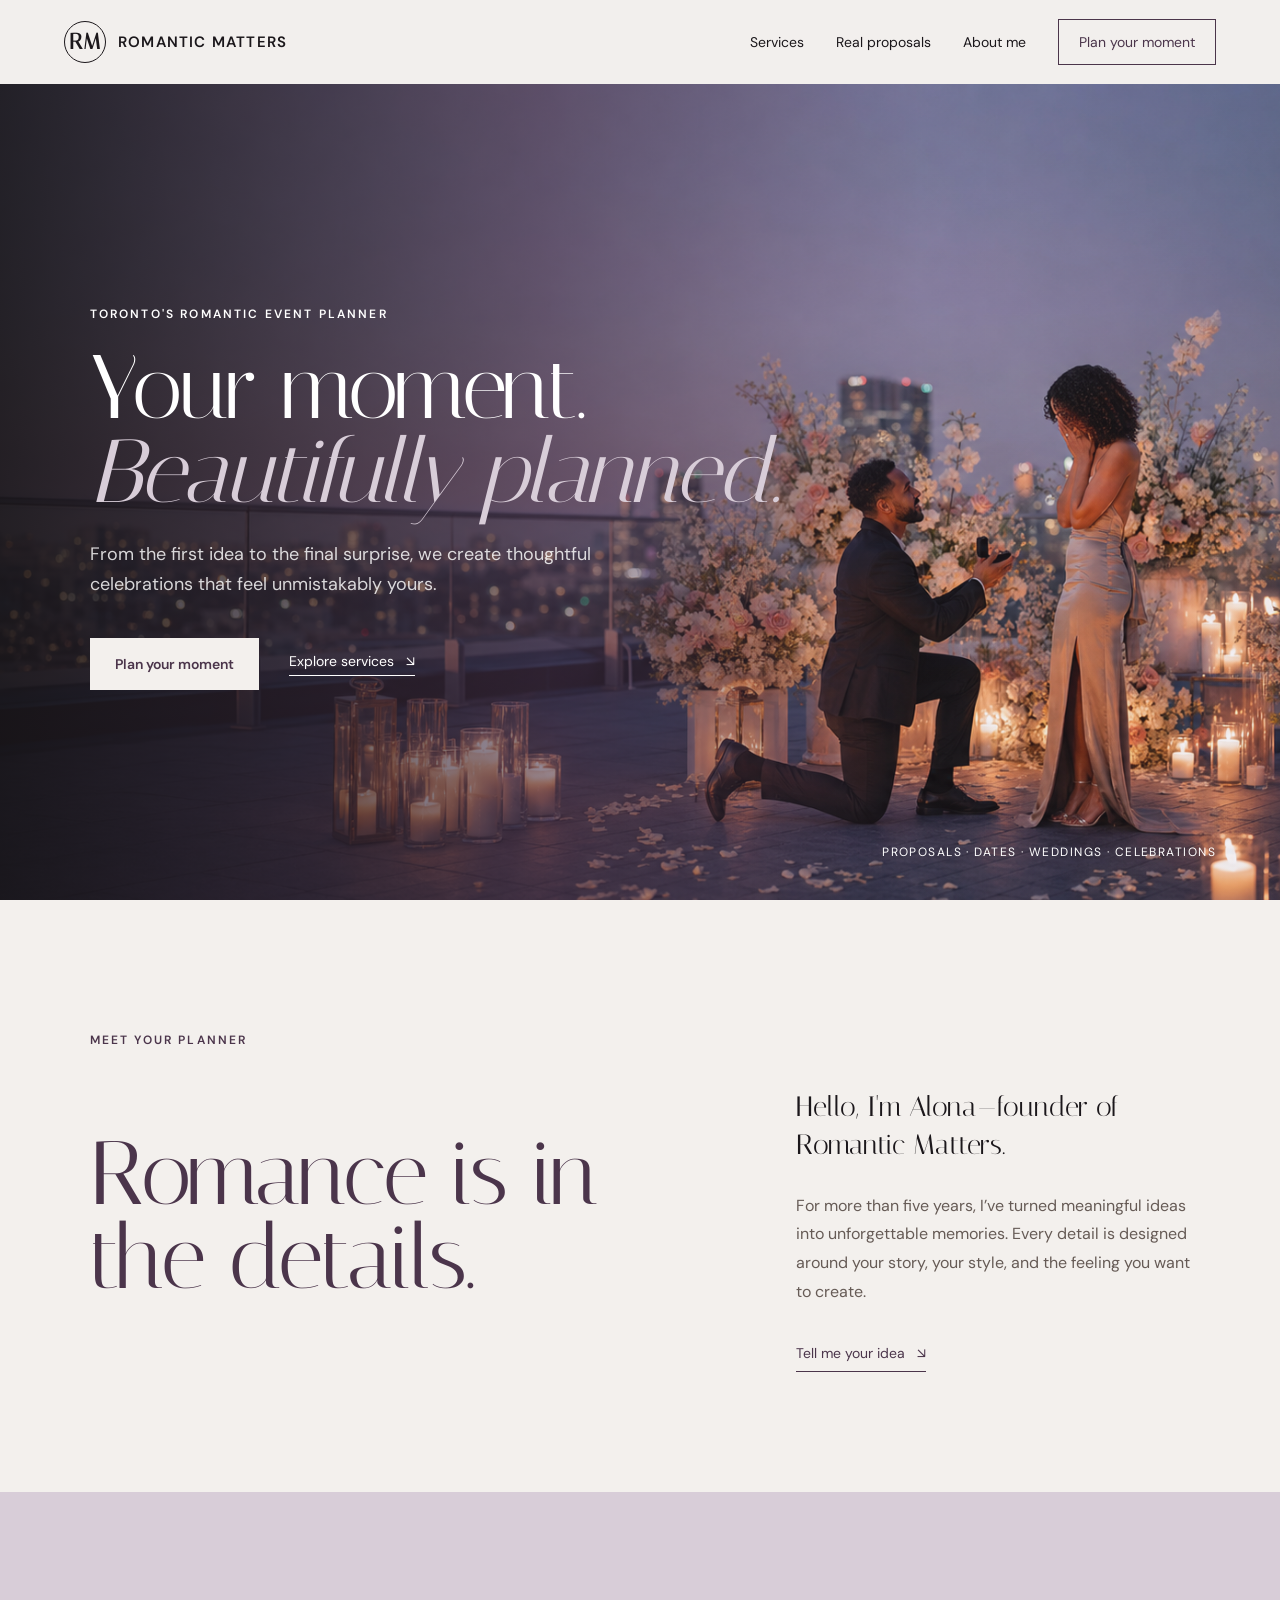
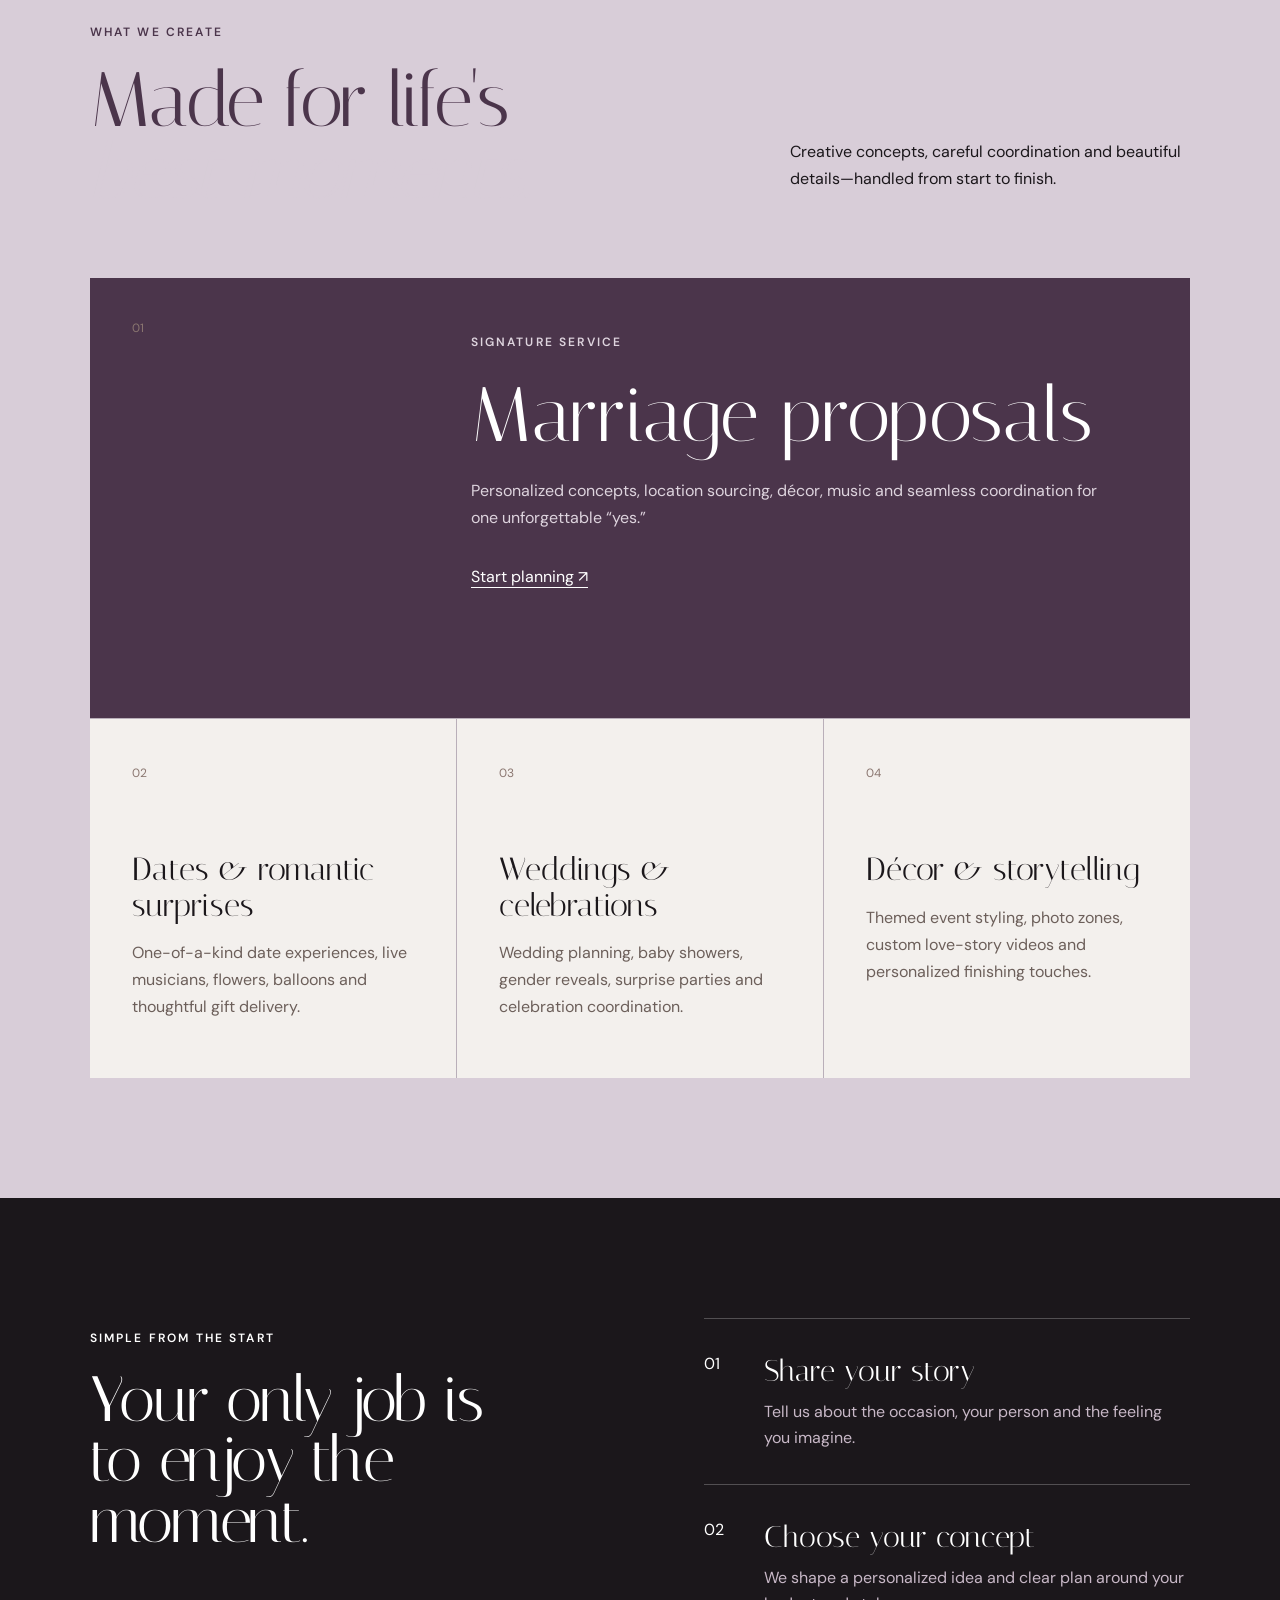
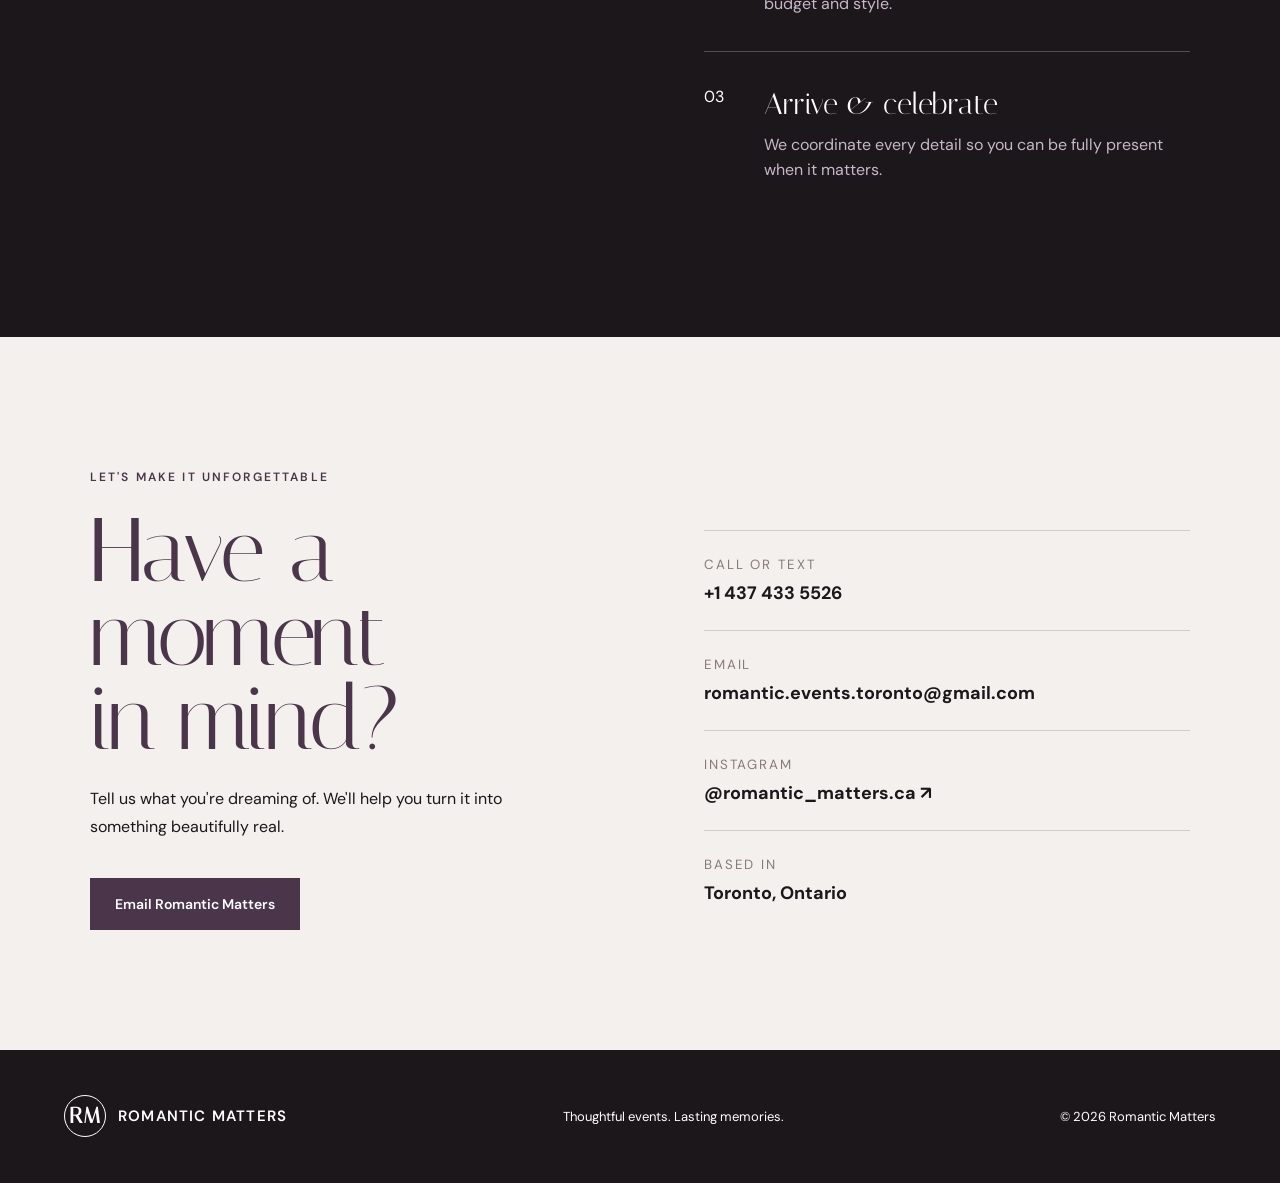
<file: index.html>
<!doctype html>
<html lang="en">
<head>
  <meta charset="utf-8">
  <meta name="viewport" content="width=device-width, initial-scale=1">
  <meta name="description" content="Romantic Matters creates unforgettable proposals, dates, weddings and celebrations in Toronto.">
  <title>Romantic Matters | Violet Collection</title>
  <link rel="preconnect" href="https://fonts.googleapis.com">
  <link rel="preconnect" href="https://fonts.gstatic.com" crossorigin>
  <link href="https://fonts.googleapis.com/css2?family=DM+Sans:wght@400;500;600&family=Italiana&display=swap" rel="stylesheet">
  <link rel="stylesheet" href="styles.css">
  <script src="script.js" defer></script>
</head>
<body>
  <header class="nav" id="top">
    <a class="brand" href="#top" aria-label="Romantic Matters home"><span>RM</span> Romantic Matters</a>
    <button class="menu" aria-expanded="false" aria-controls="nav-links">Menu</button>
    <nav id="nav-links">
      <a href="services.html">Services</a><a href="proposals.html">Real proposals</a><a href="about.html">About me</a>
      <a class="nav-cta" href="#contact">Plan your moment</a>
    </nav>
  </header>

  <main>
    <section class="hero">
      <div class="hero-copy reveal">
        <p class="eyebrow">Toronto's romantic event planner</p>
        <h1>Your moment.<br><em>Beautifully planned.</em></h1>
        <p class="lead">From the first idea to the final surprise, we create thoughtful celebrations that feel unmistakably yours.</p>
        <div class="actions"><a class="button light" href="#contact">Plan your moment</a><a class="text-link" href="#services">Explore services <span>↘</span></a></div>
      </div>
      <p class="hero-note">Proposals · Dates · Weddings · Celebrations</p>
    </section>

    <section class="intro section reveal" id="about">
      <p class="eyebrow wine">Meet your planner</p>
      <div class="intro-grid"><h2>Romance is in<br>the details.</h2><div><p class="large">Hello, I'm Alona—founder of Romantic Matters.</p><p>For more than five years, I’ve turned meaningful ideas into unforgettable memories. Every detail is designed around your story, your style, and the feeling you want to create.</p><a class="text-link dark" href="#contact">Tell me your idea <span>↘</span></a></div></div>
    </section>

    <section class="services section" id="services">
      <div class="section-head reveal"><div><p class="eyebrow wine">What we create</p><h2>Made for life's<br><em>best moments.</em></h2></div><p>Creative concepts, careful coordination and beautiful details—handled from start to finish.</p></div>
      <div class="service-grid">
        <article class="featured reveal"><span>01</span><div><p class="eyebrow">Signature service</p><h3>Marriage proposals</h3><p>Personalized concepts, location sourcing, décor, music and seamless coordination for one unforgettable “yes.”</p><a href="#contact">Start planning ↗</a></div></article>
        <article class="card reveal"><span>02</span><h3>Dates & romantic surprises</h3><p>One-of-a-kind date experiences, live musicians, flowers, balloons and thoughtful gift delivery.</p></article>
        <article class="card reveal"><span>03</span><h3>Weddings & celebrations</h3><p>Wedding planning, baby showers, gender reveals, surprise parties and celebration coordination.</p></article>
        <article class="card reveal"><span>04</span><h3>Décor & storytelling</h3><p>Themed event styling, photo zones, custom love-story videos and personalized finishing touches.</p></article>
      </div>
    </section>

    <section class="process section" id="process">
      <div class="process-title reveal"><p class="eyebrow">Simple from the start</p><h2>Your only job is<br>to enjoy the moment.</h2></div>
      <ol><li class="reveal"><span>01</span><div><h3>Share your story</h3><p>Tell us about the occasion, your person and the feeling you imagine.</p></div></li><li class="reveal"><span>02</span><div><h3>Choose your concept</h3><p>We shape a personalized idea and clear plan around your budget and style.</p></div></li><li class="reveal"><span>03</span><div><h3>Arrive & celebrate</h3><p>We coordinate every detail so you can be fully present when it matters.</p></div></li></ol>
    </section>

    <section class="contact section" id="contact">
      <div class="contact-copy reveal"><p class="eyebrow wine">Let's make it unforgettable</p><h2>Have a moment<br>in mind?</h2><p>Tell us what you're dreaming of. We'll help you turn it into something beautifully real.</p><a class="button wine-button" href="mailto:romantic.events.toronto@gmail.com?subject=Let%27s%20plan%20a%20romantic%20event">Email Romantic Matters</a></div>
      <div class="contact-details reveal"><a href="tel:+14374335526"><small>Call or text</small><strong>+1 437 433 5526</strong></a><a href="mailto:romantic.events.toronto@gmail.com"><small>Email</small><strong>romantic.events.toronto@gmail.com</strong></a><a href="https://instagram.com/romantic_matters.ca" target="_blank" rel="noreferrer"><small>Instagram</small><strong>@romantic_matters.ca ↗</strong></a><div><small>Based in</small><strong>Toronto, Ontario</strong></div></div>
    </section>
  </main>
  <footer><a class="brand" href="#top"><span>RM</span> Romantic Matters</a><p>Thoughtful events. Lasting memories.</p><p>© <span id="year"></span> Romantic Matters</p></footer>
</body>
</html>
</file>
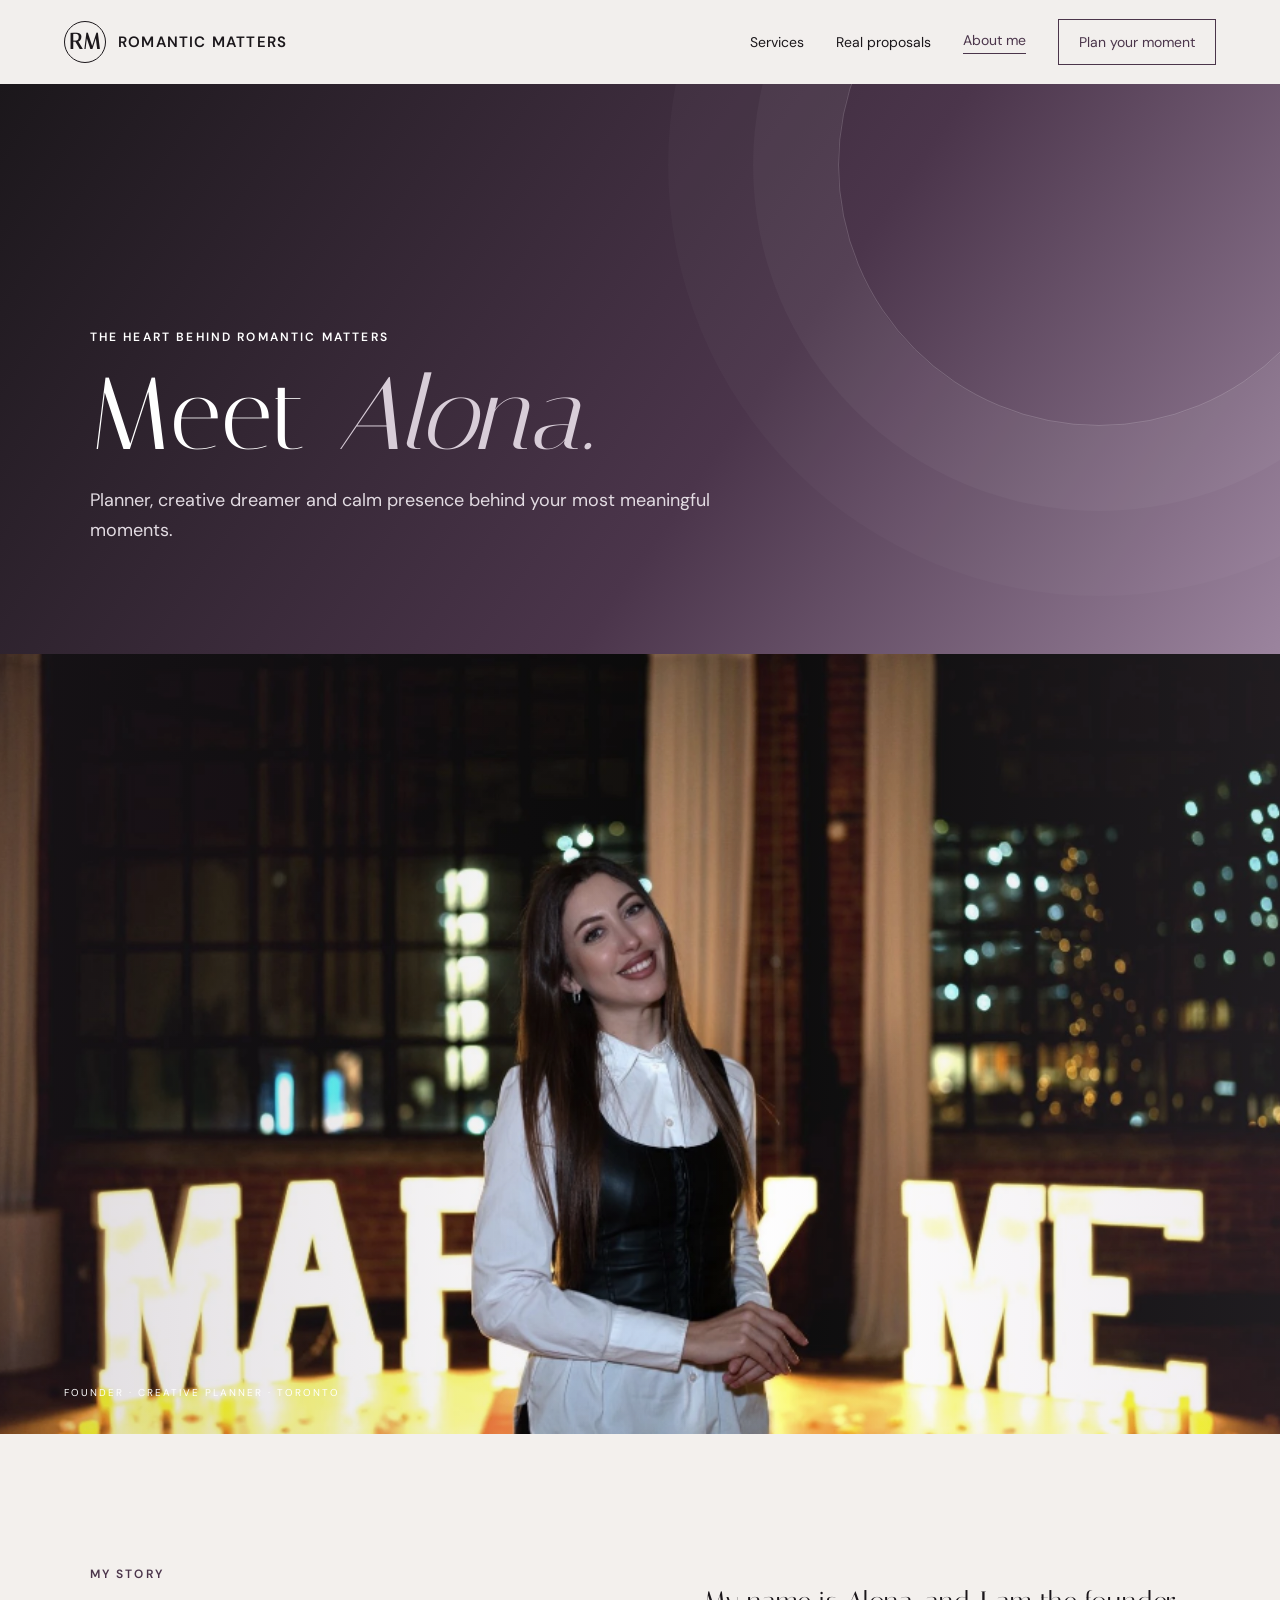
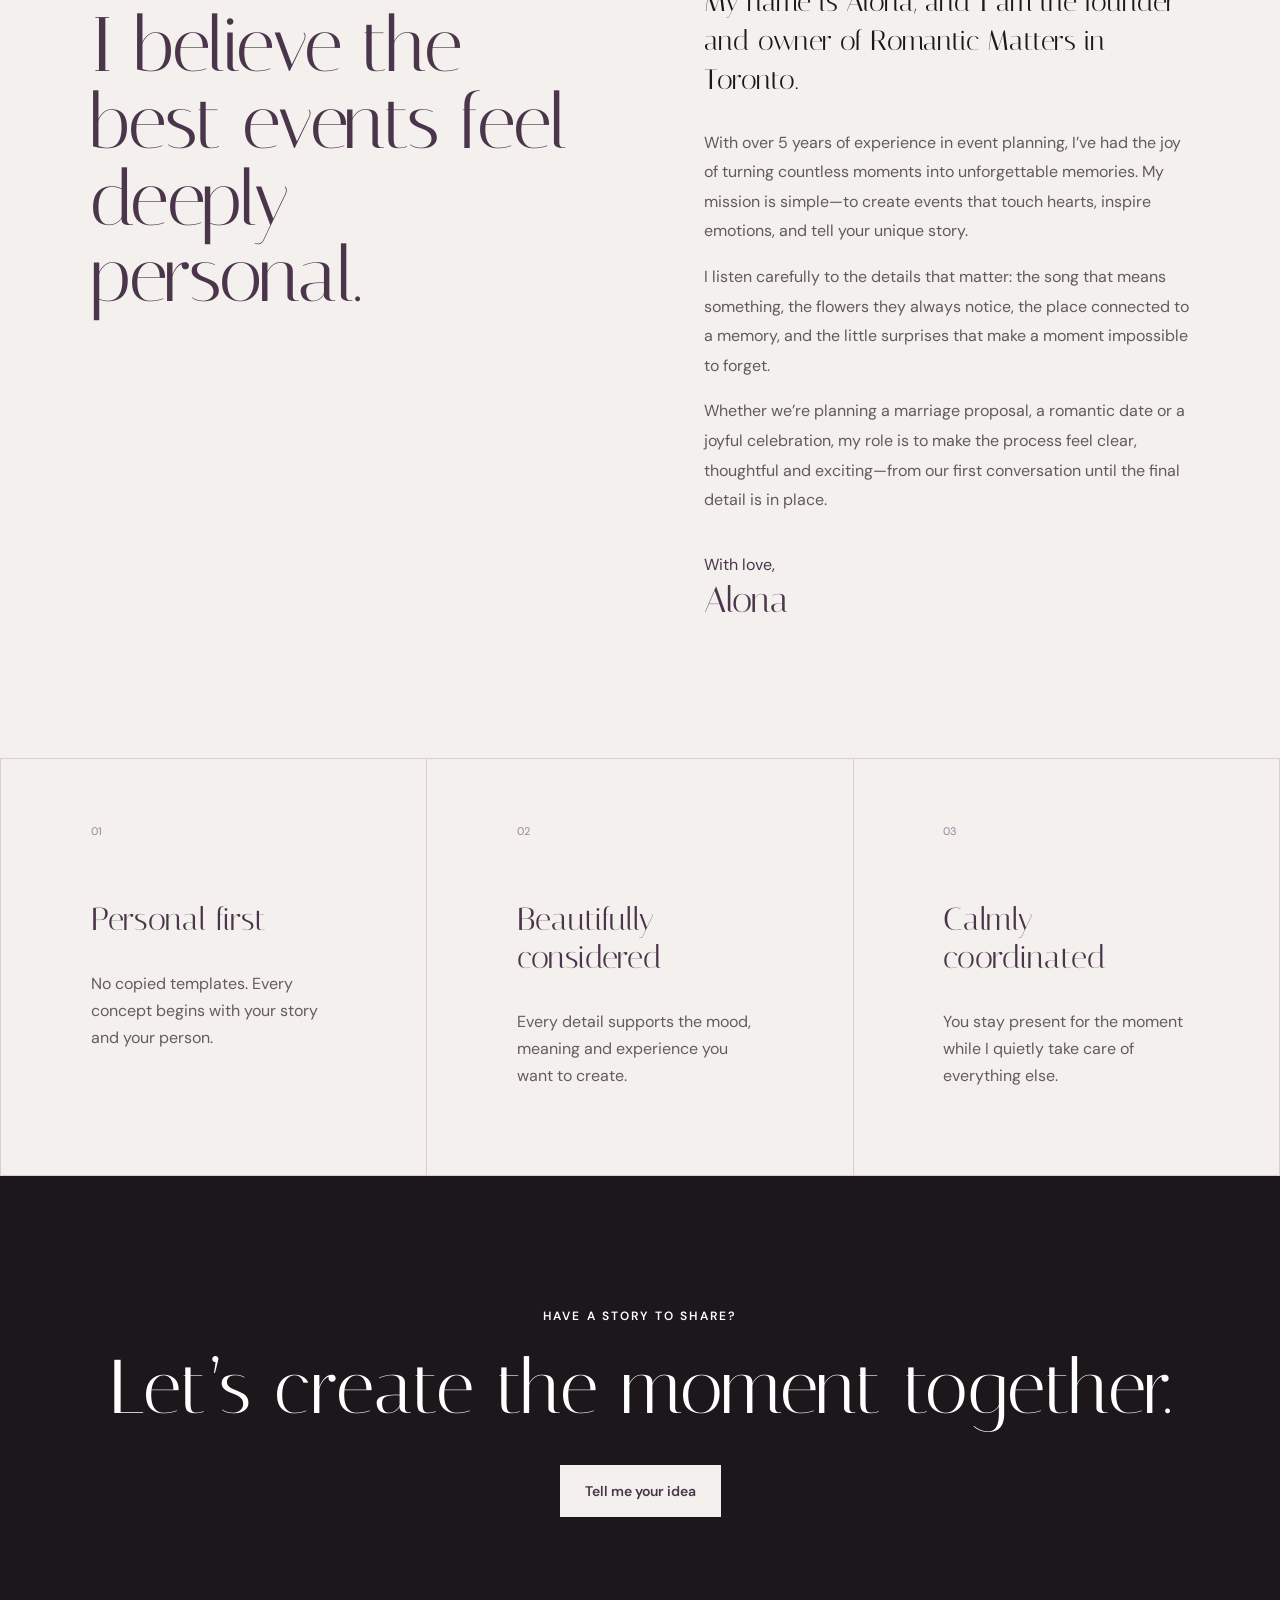
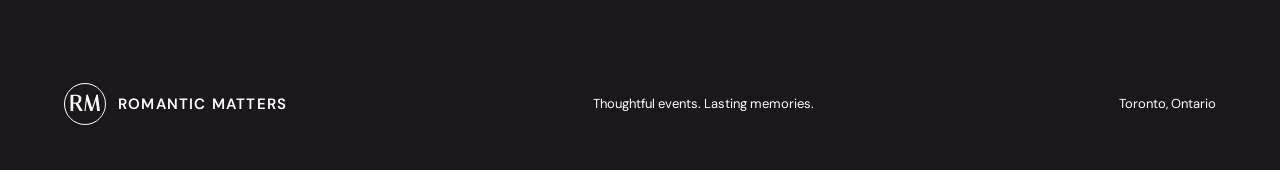
<file: about.html>
<!doctype html>
<html lang="en">
<head>
  <meta charset="utf-8"><meta name="viewport" content="width=device-width, initial-scale=1">
  <meta name="description" content="Meet Alona, founder and event planner behind Romantic Matters in Toronto.">
  <title>About Alona | Romantic Matters</title>
  <link rel="preconnect" href="https://fonts.googleapis.com"><link rel="preconnect" href="https://fonts.gstatic.com" crossorigin>
  <link href="https://fonts.googleapis.com/css2?family=DM+Sans:wght@400;500;600&family=Italiana&display=swap" rel="stylesheet">
  <link rel="stylesheet" href="styles.css"><script src="script.js" defer></script>
</head>
<body>
  <header class="nav"><a class="brand" href="index.html"><span>RM</span> Romantic Matters</a><button class="menu" aria-expanded="false" aria-controls="nav-links">Menu</button><nav id="nav-links"><a href="services.html">Services</a><a href="proposals.html">Real proposals</a><a href="about.html" aria-current="page">About me</a><a class="nav-cta" href="index.html#contact">Plan your moment</a></nav></header>
  <main>
    <section class="page-hero about-hero"><div><p class="eyebrow">The heart behind Romantic Matters</p><h1>Meet <em>Alona.</em></h1><p>Planner, creative dreamer and calm presence behind your most meaningful moments.</p></div></section>
    <section class="founder-photo"><img src="assets/alona-portrait.png" alt="Alona, founder of Romantic Matters"><p>Founder · Creative planner · Toronto</p></section>
    <section class="about-story section"><div><p class="eyebrow wine">My story</p><h2>I believe the best events feel deeply personal.</h2></div><div class="story-copy"><p class="large">My name is Alona, and I am the founder and owner of Romantic Matters in Toronto.</p><p>With over 5 years of experience in event planning, I’ve had the joy of turning countless moments into unforgettable memories. My mission is simple—to create events that touch hearts, inspire emotions, and tell your unique story.</p><p>I listen carefully to the details that matter: the song that means something, the flowers they always notice, the place connected to a memory, and the little surprises that make a moment impossible to forget.</p><p>Whether we’re planning a marriage proposal, a romantic date or a joyful celebration, my role is to make the process feel clear, thoughtful and exciting—from our first conversation until the final detail is in place.</p><p class="signature-line">With love,<br><em>Alona</em></p></div></section>
    <section class="values"><article><span>01</span><h3>Personal first</h3><p>No copied templates. Every concept begins with your story and your person.</p></article><article><span>02</span><h3>Beautifully considered</h3><p>Every detail supports the mood, meaning and experience you want to create.</p></article><article><span>03</span><h3>Calmly coordinated</h3><p>You stay present for the moment while I quietly take care of everything else.</p></article></section>
    <section class="page-cta"><p class="eyebrow">Have a story to share?</p><h2>Let’s create the moment together.</h2><a class="button light" href="index.html#contact">Tell me your idea</a></section>
  </main>
  <footer><a class="brand" href="index.html"><span>RM</span> Romantic Matters</a><p>Thoughtful events. Lasting memories.</p><p>Toronto, Ontario</p></footer>
</body></html>
</file>
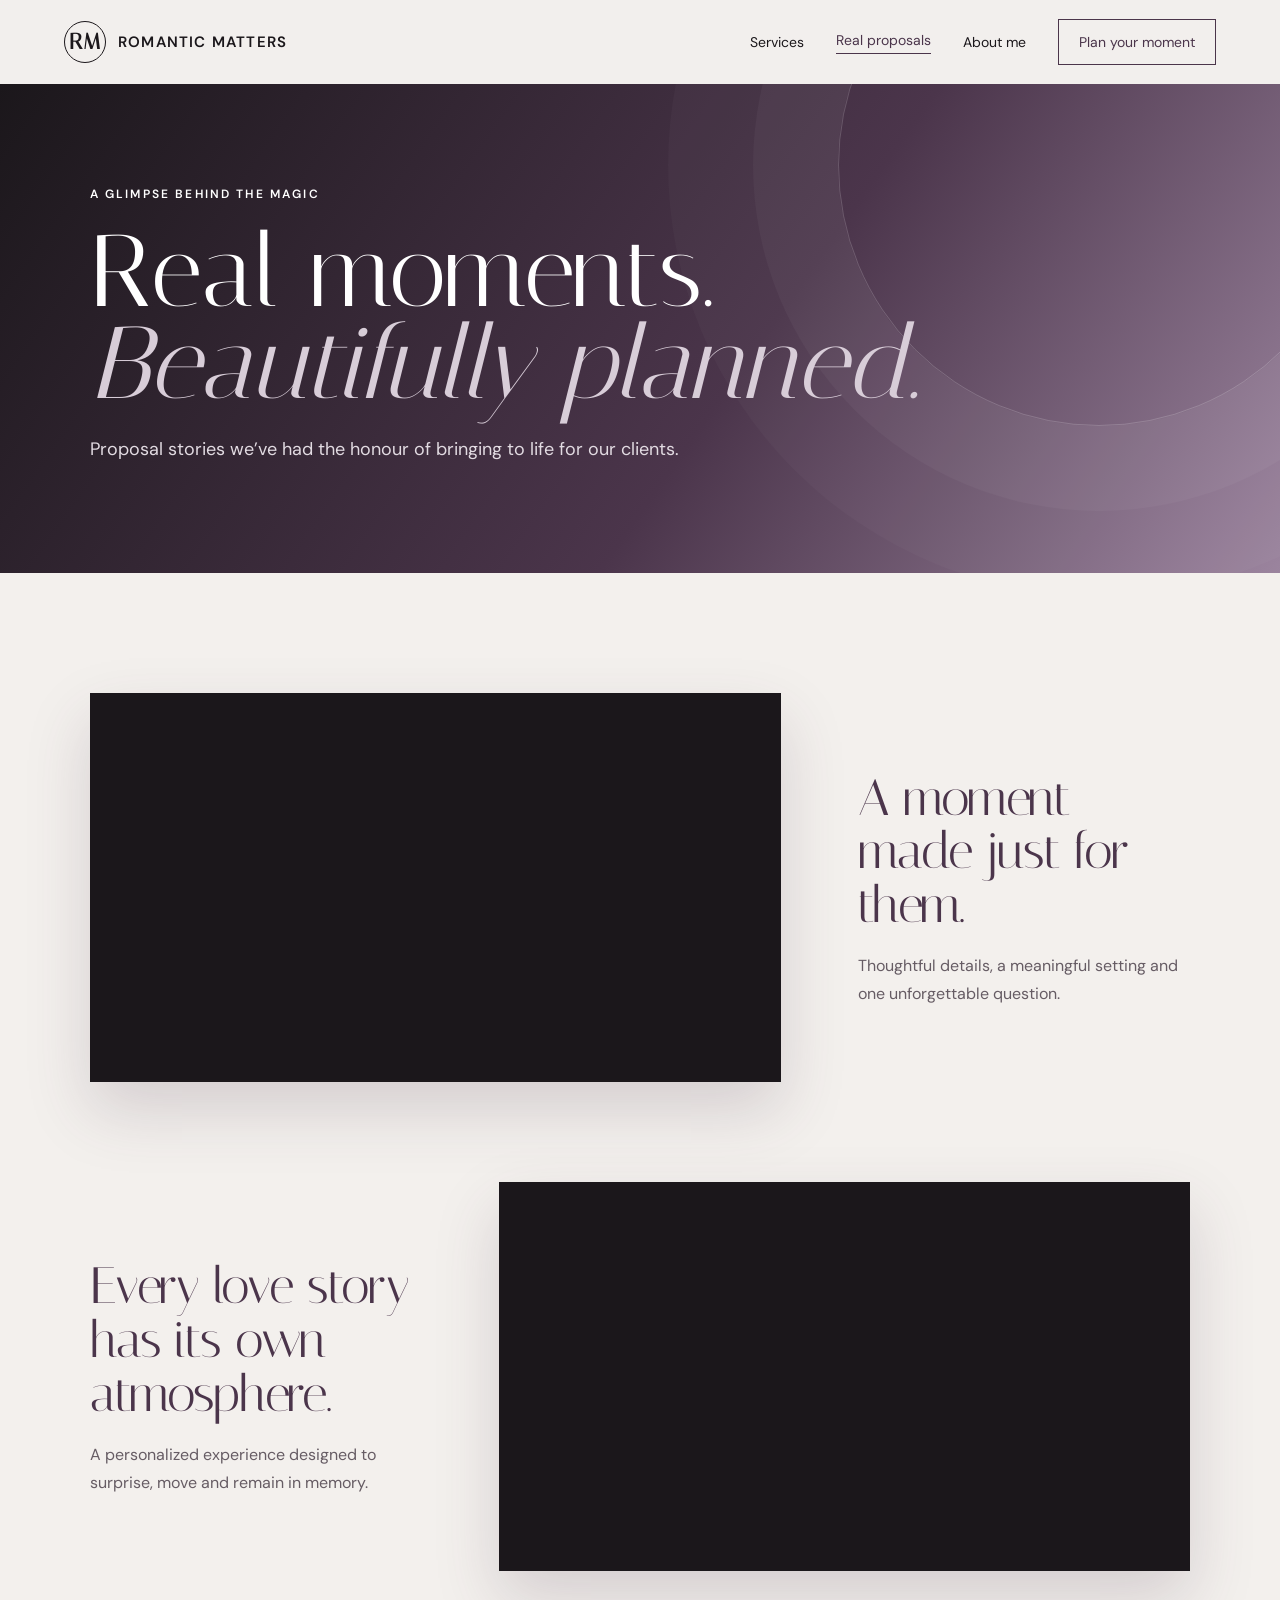
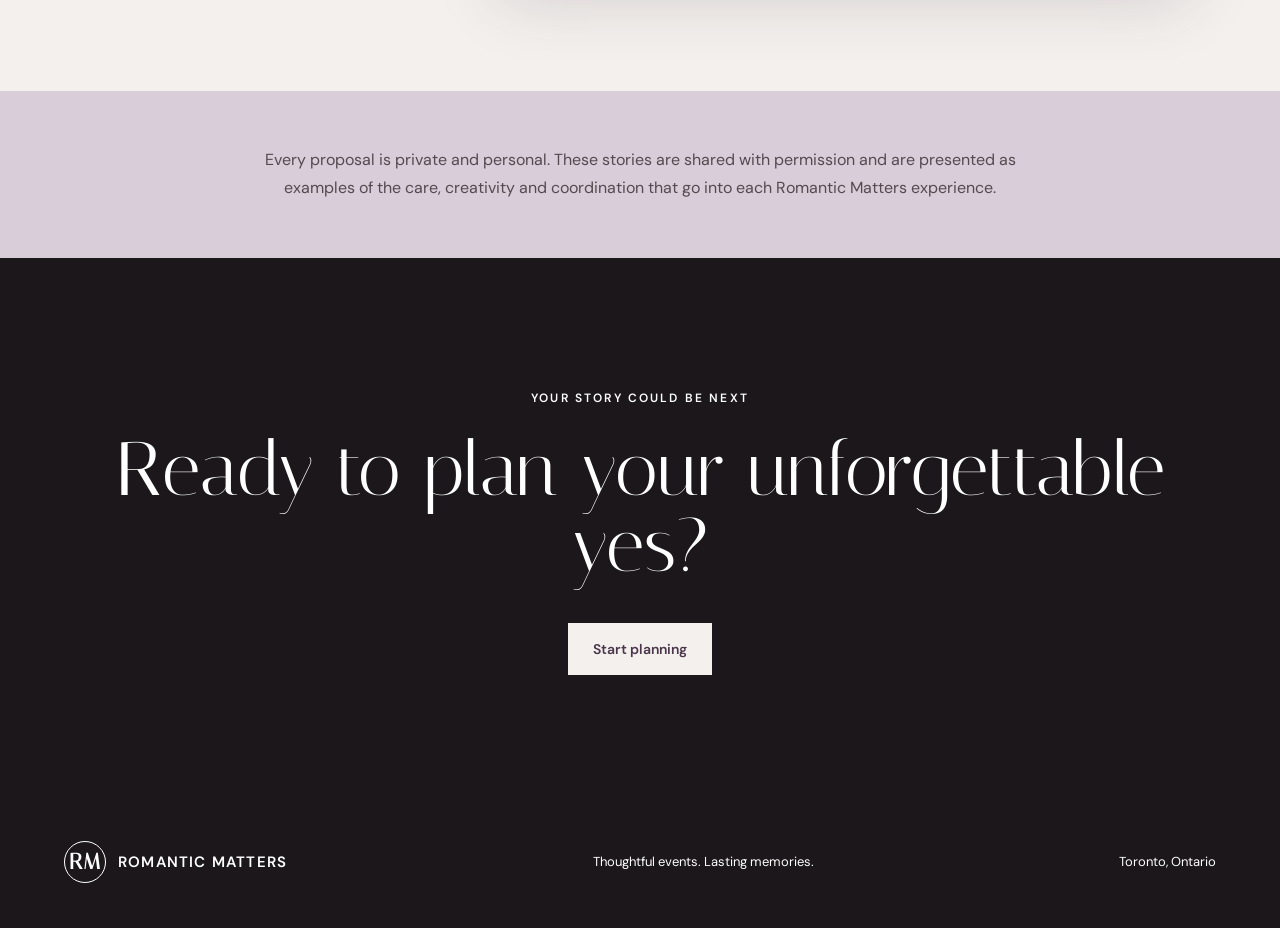
<file: proposals.html>
<!doctype html>
<html lang="en">
<head>
  <meta charset="utf-8"><meta name="viewport" content="width=device-width, initial-scale=1">
  <meta name="description" content="Watch real marriage proposals planned by Romantic Matters in Toronto.">
  <title>Real Proposals | Romantic Matters</title>
  <link rel="preconnect" href="https://fonts.googleapis.com"><link rel="preconnect" href="https://fonts.gstatic.com" crossorigin>
  <link href="https://fonts.googleapis.com/css2?family=DM+Sans:wght@400;500;600&family=Italiana&display=swap" rel="stylesheet">
  <link rel="stylesheet" href="styles.css"><script src="script.js" defer></script>
</head>
<body>
  <header class="nav"><a class="brand" href="index.html"><span>RM</span> Romantic Matters</a><button class="menu" aria-expanded="false" aria-controls="nav-links">Menu</button><nav id="nav-links"><a href="services.html">Services</a><a href="proposals.html" aria-current="page">Real proposals</a><a href="about.html">About me</a><a class="nav-cta" href="index.html#contact">Plan your moment</a></nav></header>
  <main>
    <section class="page-hero proposals-hero"><div><p class="eyebrow">A glimpse behind the magic</p><h1>Real moments.<br><em>Beautifully planned.</em></h1><p>Proposal stories we’ve had the honour of bringing to life for our clients.</p></div></section>
    <section class="video-gallery section">
      <article><div class="video-frame"><iframe src="https://www.youtube-nocookie.com/embed/fGrqQwXMXUY" title="Romantic Matters client proposal video one" loading="lazy" allow="accelerometer; autoplay; clipboard-write; encrypted-media; gyroscope; picture-in-picture; web-share" referrerpolicy="strict-origin-when-cross-origin" allowfullscreen></iframe></div><div class="video-copy"><h2>A moment made just for them.</h2><p>Thoughtful details, a meaningful setting and one unforgettable question.</p></div></article>
      <article><div class="video-frame"><iframe src="https://www.youtube-nocookie.com/embed/g8mBXOPnIec" title="Romantic Matters client proposal video two" loading="lazy" allow="accelerometer; autoplay; clipboard-write; encrypted-media; gyroscope; picture-in-picture; web-share" referrerpolicy="strict-origin-when-cross-origin" allowfullscreen></iframe></div><div class="video-copy"><h2>Every love story has its own atmosphere.</h2><p>A personalized experience designed to surprise, move and remain in memory.</p></div></article>
    </section>
    <section class="video-note"><p>Every proposal is private and personal. These stories are shared with permission and are presented as examples of the care, creativity and coordination that go into each Romantic Matters experience.</p></section>
    <section class="page-cta"><p class="eyebrow">Your story could be next</p><h2>Ready to plan your unforgettable yes?</h2><a class="button light" href="index.html#contact">Start planning</a></section>
  </main>
  <footer><a class="brand" href="index.html"><span>RM</span> Romantic Matters</a><p>Thoughtful events. Lasting memories.</p><p>Toronto, Ontario</p></footer>
</body></html>
</file>
<file: styles.css>
:root{--wine:#571b2a;--cream:#f6f0e8;--ink:#241d1b;--rose:#d7a9a0;--line:rgba(36,29,27,.16)}*{box-sizing:border-box}html{scroll-behavior:smooth}body{margin:0;background:var(--cream);color:var(--ink);font-family:"DM Sans",sans-serif}a{color:inherit;text-decoration:none}.nav{height:84px;display:flex;align-items:center;justify-content:space-between;padding:0 5vw;background:rgba(246,240,232,.94);position:relative;z-index:10}.brand{font-size:15px;font-weight:600;letter-spacing:.08em;text-transform:uppercase;display:flex;align-items:center;gap:12px}.brand span{font-family:Italiana,serif;font-size:22px;border:1px solid currentColor;border-radius:50%;width:42px;height:42px;display:grid;place-items:center}.nav nav{display:flex;align-items:center;gap:32px;font-size:14px}.nav-cta{border:1px solid var(--wine);padding:13px 20px;color:var(--wine)}.menu{display:none}.hero{min-height:calc(100vh - 84px);background:linear-gradient(90deg,rgba(25,15,19,.8) 0%,rgba(25,15,19,.46) 43%,rgba(25,15,19,.05) 72%),url("assets/proposal-hero.png") center/cover;color:#fff;display:flex;align-items:center;padding:8vw 7vw;position:relative}.hero-copy{max-width:700px}.eyebrow{text-transform:uppercase;letter-spacing:.18em;font-size:12px;font-weight:600}.hero h1,.section h2{font:400 clamp(52px,7vw,104px)/.94 Italiana,serif;letter-spacing:-.02em;margin:24px 0}.hero h1 em,.section h2 em{font-style:italic;color:#ead0cb}.lead{font-size:18px;line-height:1.7;max-width:560px;color:rgba(255,255,255,.82)}.actions{display:flex;align-items:center;gap:30px;margin-top:38px}.button{display:inline-block;padding:17px 25px;font-weight:600;font-size:14px}.light{background:#fff;color:var(--wine)}.text-link{font-size:14px;border-bottom:1px solid currentColor;padding-bottom:5px}.text-link span{margin-left:8px}.hero-note{position:absolute;right:5vw;bottom:28px;font-size:12px;letter-spacing:.12em;text-transform:uppercase}.section{padding:120px 7vw}.wine{color:var(--wine)}.intro-grid{display:grid;grid-template-columns:1.2fr .8fr;gap:9vw;align-items:center}.intro h2{color:var(--wine)}.intro-grid>div{max-width:500px;line-height:1.8;color:#665b56}.intro .large{font:28px/1.35 Italiana,serif;color:var(--ink)}.dark{display:inline-block;color:var(--wine);margin-top:18px}.services{background:#eee3d9}.section-head{display:flex;justify-content:space-between;align-items:flex-end;margin-bottom:70px}.section-head h2{font-size:clamp(48px,6vw,82px);color:var(--wine);margin-bottom:0}.section-head>p{max-width:400px;line-height:1.7}.service-grid{display:grid;grid-template-columns:repeat(3,1fr);gap:1px;background:var(--line)}.service-grid article{background:var(--cream);padding:42px;min-height:310px}.service-grid span{font-size:12px;color:#8a7670}.service-grid h3{font:32px/1.1 Italiana,serif;margin:70px 0 16px}.service-grid p{line-height:1.7;color:#6c5f5a}.featured{grid-column:span 3;color:#fff!important;background:var(--wine)!important;min-height:440px!important;display:grid;grid-template-columns:1fr 2fr}.featured div{max-width:650px}.featured h3{font-size:clamp(50px,6vw,80px);margin:20px 0}.featured p{color:#eadfdc}.featured a{display:inline-block;margin-top:18px;border-bottom:1px solid}.process{background:var(--wine);color:#fff;display:grid;grid-template-columns:1fr 1fr;gap:10vw}.process h2{font-size:clamp(48px,5vw,72px)}.process ol{list-style:none;margin:0;padding:0}.process li{display:grid;grid-template-columns:60px 1fr;border-top:1px solid rgba(255,255,255,.24);padding:34px 0}.process li h3{font:30px Italiana,serif;margin:0 0 10px}.process li p{margin:0;color:#d8c5c3;line-height:1.6}.contact{display:grid;grid-template-columns:1fr 1fr;gap:10vw}.contact h2{color:var(--wine)}.contact-copy>p:not(.eyebrow){max-width:500px;line-height:1.7}.wine-button{background:var(--wine);color:#fff;margin-top:22px}.contact-details{align-self:end}.contact-details>a,.contact-details>div{display:block;padding:25px 0;border-top:1px solid var(--line)}.contact-details small{display:block;text-transform:uppercase;letter-spacing:.14em;color:#887b75;margin-bottom:8px}.contact-details strong{font-size:18px;overflow-wrap:anywhere}footer{background:#1e1717;color:#fff;padding:45px 5vw;display:flex;justify-content:space-between;align-items:center;font-size:13px}.reveal{opacity:0;transform:translateY(18px);transition:.7s ease}.reveal.visible{opacity:1;transform:none}@media(max-width:800px){.nav{height:72px}.menu{display:block;border:0;background:none;font:inherit}.nav nav{display:none;position:absolute;top:72px;left:0;right:0;background:var(--cream);padding:28px 5vw;flex-direction:column;align-items:flex-start}.nav nav.open{display:flex}.hero{min-height:calc(100svh - 72px);background-position:62% center;padding:100px 7vw}.hero h1{font-size:56px}.hero-note{display:none}.section{padding:80px 7vw}.intro-grid,.process,.contact{grid-template-columns:1fr}.section-head{display:block}.section-head>p{margin-top:28px}.service-grid{grid-template-columns:1fr}.featured{grid-column:auto;display:block}.service-grid article{min-height:auto}.service-grid h3{margin-top:50px}.process{gap:50px}.contact{gap:50px}footer{align-items:flex-start;gap:30px;flex-direction:column}.actions{align-items:flex-start;flex-direction:column;gap:20px}}
@media(prefers-reduced-motion:reduce){html{scroll-behavior:auto}.reveal{opacity:1;transform:none;transition:none}}

/* Variant 1 structure + Variant 3 palette */
:root{--wine:#4b354b;--cream:#f3f0ed;--ink:#1b171b;--rose:#c8b8c7;--line:rgba(27,23,27,.16)}
.nav{background:rgba(243,240,237,.94)}
.hero{background:linear-gradient(90deg,rgba(27,23,27,.88) 0%,rgba(75,53,75,.58) 43%,rgba(155,132,158,.12) 72%),url("assets/proposal-hero.png") center/cover}
.hero h1 em,.section h2 em{color:#d8cdd8}
.light{background:#f3f0ed;color:#4b354b}
.services{background:#d8cdd8}
.featured{background:#4b354b!important}
.featured p{color:#ded4de}
.service-grid article{background:#f3f0ed}
.process{background:#1b171b}
.process li p{color:#c8b8c7}
.wine-button{background:#4b354b}
footer{background:#1b171b}

@media(max-width:800px){
  .hero{background-position:80% center}
}

/* Standalone About and Services pages */
.nav a[aria-current="page"]{color:var(--wine);border-bottom:1px solid;padding-bottom:4px}
.page-hero{min-height:570px;display:flex;align-items:end;padding:90px 7vw;background:linear-gradient(125deg,#1b171b 0%,#4b354b 58%,#9b849e 100%);color:#fff;position:relative;overflow:hidden}
.page-hero::after{content:"";position:absolute;width:520px;height:520px;border:1px solid rgba(255,255,255,.18);border-radius:50%;right:-80px;top:-180px;box-shadow:0 0 0 85px rgba(255,255,255,.035),0 0 0 170px rgba(255,255,255,.025)}
.page-hero>div{position:relative;z-index:1;max-width:920px}
.page-hero h1{font:clamp(60px,8vw,110px)/.9 Italiana,serif;margin:24px 0}
.page-hero h1 em{color:#d8cdd8;font-weight:400}
.page-hero p:last-child{max-width:620px;font-size:18px;line-height:1.7;color:#e2dbe2}
.about-story{display:grid;grid-template-columns:1fr 1fr;gap:10vw}
.founder-photo{margin:0;background:#1b171b;position:relative;height:min(72vw,780px);overflow:hidden}
.founder-photo img{width:100%;height:100%;object-fit:cover;object-position:center 38%;filter:saturate(.85)}
.founder-photo::after{content:"";position:absolute;inset:0;background:linear-gradient(90deg,rgba(75,53,75,.18),transparent 55%,rgba(155,132,158,.15));pointer-events:none}
.founder-photo p{position:absolute;z-index:1;left:5vw;bottom:35px;margin:0;color:#fff;font-size:10px;letter-spacing:.2em;text-transform:uppercase}
.about-story h2,.service-detail h2{font:clamp(48px,6vw,78px)/1 Italiana,serif;color:var(--wine);margin:25px 0}
.story-copy{line-height:1.85;color:#635a61}
.story-copy .large,.detail-grid .large{font:28px/1.4 Italiana,serif;color:var(--ink)}
.signature-line{margin-top:35px;color:var(--wine)}.signature-line em{font:36px Italiana,serif}
.values{display:grid;grid-template-columns:repeat(3,1fr);background:#d8cdd8;padding:1px;gap:1px}
.values article{background:var(--cream);padding:60px 7vw 70px}.values span,.number{font-size:11px;color:#9b849e}.values h3{font:32px Italiana,serif;color:var(--wine);margin-top:60px}.values p{line-height:1.7;color:#655b63}
.page-cta{padding:120px 7vw;text-align:center;background:#1b171b;color:#fff}.page-cta h2{font:clamp(48px,6vw,76px)/1 Italiana,serif;margin:25px auto 40px}.page-cta .light{color:var(--wine)}
.detail-grid{display:grid;grid-template-columns:1fr 1fr;gap:10vw}.detail-grid>div:last-child{line-height:1.8}.detail-grid ul{padding-left:20px;margin:28px 0}.detail-grid li{margin:10px 0}.service-catalog{background:#d8cdd8;padding:0 7vw}.service-catalog article{display:grid;grid-template-columns:80px 1fr;gap:30px;padding:55px 0;border-top:1px solid rgba(75,53,75,.25)}.service-catalog article>span{font-size:11px;color:var(--wine)}.service-catalog h2{font:clamp(35px,4vw,55px) Italiana,serif;margin:0 0 15px;color:var(--wine)}.service-catalog p{max-width:700px;line-height:1.75;color:#5f535d}
@media(max-width:800px){.page-hero{min-height:480px;padding:70px 7vw}.page-hero h1{font-size:56px}.founder-photo{height:auto;padding-bottom:48px}.founder-photo img{display:block;height:auto;object-fit:contain;object-position:center}.founder-photo::after{display:none}.founder-photo p{left:7vw;bottom:16px}.about-story,.detail-grid,.values{grid-template-columns:1fr}.values article{padding:55px 8vw}.service-catalog article{grid-template-columns:40px 1fr}.page-cta{padding:85px 7vw}}

.video-gallery{display:grid;gap:100px}.video-gallery article{display:grid;grid-template-columns:1.35fr .65fr;gap:6vw;align-items:center}.video-gallery article:nth-child(even){grid-template-columns:.65fr 1.35fr}.video-gallery article:nth-child(even) .video-frame{grid-column:2}.video-gallery article:nth-child(even) .video-copy{grid-column:1;grid-row:1}.video-frame{position:relative;aspect-ratio:16/9;background:#1b171b;box-shadow:0 28px 60px rgba(75,53,75,.18)}.video-frame iframe{position:absolute;inset:0;width:100%;height:100%;border:0}.video-copy span{font-size:10px;letter-spacing:.2em;text-transform:uppercase;color:#9b849e}.video-copy h2{font:clamp(36px,4vw,55px)/1.05 Italiana,serif;color:var(--wine);margin:20px 0}.video-copy p{line-height:1.75;color:#665c64}.video-note{padding:55px 8vw;background:#d8cdd8;text-align:center}.video-note p{max-width:800px;margin:auto;line-height:1.8;color:#564951}
.proposals-hero{min-height:460px}
@media(max-width:800px){.proposals-hero{min-height:350px;padding-top:55px;padding-bottom:45px}.proposals-hero h1{font-size:48px}.proposals-hero p:last-child{font-size:15px}.video-gallery.section{padding:60px 0}.video-gallery{gap:70px}.video-gallery article,.video-gallery article:nth-child(even){grid-template-columns:1fr;gap:25px}.video-gallery article:nth-child(even) .video-frame,.video-gallery article:nth-child(even) .video-copy{grid-column:1;grid-row:auto}.video-copy{padding:0 7vw}.video-copy h2{font-size:30px;line-height:1.08;margin:0 0 14px}.video-copy p{font-size:15px;margin:0}.video-frame{box-shadow:none}}

/* Expandable proposal collection and packages */
.collection-heading h2,.package-heading h2{font:clamp(48px,6vw,76px)/.96 Italiana,serif;color:var(--wine);margin:22px 0 60px}.experience-grid{display:grid;grid-template-columns:repeat(2,1fr);gap:16px}.experience-card{min-height:380px;padding:34px;display:flex;flex-direction:column;justify-content:space-between;position:relative;overflow:hidden;background:#d8cdd8;color:var(--wine)}.experience-card>span{font-size:11px;position:relative;z-index:2}.experience-card h3{font:clamp(34px,4vw,55px)/1 Italiana,serif;margin:0 0 14px}.experience-card p{font-size:12px;line-height:1.7}.experience-card div{position:relative;z-index:2}.card-photo{color:#fff}.card-photo::after{content:"";position:absolute;inset:0;background:linear-gradient(0deg,rgba(27,23,27,.82),rgba(27,23,27,.08))}.card-photo img{position:absolute;inset:0;width:100%;height:100%;object-fit:cover}.heart-card{background:linear-gradient(135deg,#eee8e8,#c8b8c7)}.cloud-card{background:linear-gradient(135deg,#f3f0ed,#b7a4b8)}.yacht-card{background:#4b354b;color:#fff}.letters-intro{display:grid;grid-template-columns:1fr 1fr;background:#1b171b;color:#fff;min-height:650px}.letters-intro>div{padding:9vw 7vw;align-self:center}.letters-intro h2{font:clamp(55px,6vw,84px)/.95 Italiana,serif;margin:25px 0}.letters-intro p:last-child{line-height:1.8;color:#d8cdd8}.letters-intro img{width:100%;height:100%;object-fit:cover}.packages{background:#eee8e8}.package-heading{display:grid;grid-template-columns:1.2fr .8fr;gap:7vw;align-items:end;margin-bottom:55px}.package-heading>p{line-height:1.75}.package-grid{display:grid;grid-template-columns:repeat(3,1fr);gap:18px;align-items:start}.package-card{background:var(--cream);padding:34px;min-height:760px;display:flex;flex-direction:column;border:1px solid rgba(75,53,75,.12);position:relative}.package-top{display:flex;justify-content:space-between;text-transform:uppercase;font-size:9px;letter-spacing:.15em;color:#8d7c8b}.package-card h3{font:38px Italiana,serif;color:var(--wine);margin:45px 0 18px}.price{font:36px Italiana,serif;margin:0 0 28px}.price small{font:9px DM Sans,sans-serif}.package-card ul{list-style:none;padding:0;margin:0 0 25px}.package-card li{padding:11px 0 11px 21px;border-top:1px solid rgba(75,53,75,.13);line-height:1.5;font-size:13px;position:relative}.package-card li::before{content:"✦";position:absolute;left:0;top:14px;color:#9b849e;font-size:8px}.package-note,.premium-intro{font-size:12px;line-height:1.65;color:#71666f}.package-button{display:block;margin-top:auto;text-align:center;background:var(--wine);color:#fff;padding:15px;font-size:10px;letter-spacing:.1em;text-transform:uppercase}.featured-package{background:#4b354b;color:#fff;transform:translateY(-15px);box-shadow:0 24px 55px rgba(75,53,75,.2)}.featured-package h3,.featured-package .price{color:#fff}.featured-package .package-top{color:#d8cdd8}.featured-package li{border-color:rgba(255,255,255,.18)}.featured-package .package-button{background:#f3f0ed;color:#4b354b}.package-badge{position:absolute;right:22px;top:-13px;background:#d8cdd8;color:#4b354b;padding:7px 11px;font-size:8px;letter-spacing:.12em;text-transform:uppercase}.custom-price{font-size:27px;color:#9b849e}.package-disclaimer{max-width:850px;margin:38px auto 0;text-align:center;font-size:11px;line-height:1.7;color:#756a72}
@media(max-width:900px){.experience-grid,.letters-intro,.package-heading,.package-grid{grid-template-columns:1fr}.experience-card{min-height:320px}.letters-intro img{height:420px}.package-heading{gap:0}.package-card{min-height:0}.featured-package{transform:none;margin:12px 0}.packages.section{padding-left:5vw;padding-right:5vw}}

/* Swipeable package presentation */
.package-carousel-section{padding:110px 0;background:#eee8e8;overflow:hidden}.carousel-heading{padding:0 8vw 45px}.carousel-heading h2{font:clamp(48px,6vw,76px) Italiana,serif;color:var(--wine);margin:18px 0}.package-carousel{position:relative}.package-track{display:flex;gap:28px;overflow-x:auto;scroll-snap-type:x mandatory;scrollbar-width:none;padding:0 max(8vw,70px)}.package-track::-webkit-scrollbar{display:none}.package-slide{flex:0 0 calc(100vw - max(16vw,140px));min-height:680px;scroll-snap-align:center;background:#4b354b;color:#fff;border-radius:18px;display:grid;grid-template-columns:38% 62%;overflow:hidden;box-shadow:0 28px 70px rgba(75,53,75,.22)}.slide-images{padding:45px 20px 45px 45px;display:grid;gap:18px}.slide-images img{width:100%;height:100%;min-height:0;object-fit:cover;border-radius:16px}.slide-details{padding:55px 60px;display:flex;flex-direction:column}.slide-kicker{text-transform:uppercase;letter-spacing:.18em;font-size:10px;color:#d8cdd8}.slide-details h3{font:clamp(43px,5vw,72px) Italiana,serif;margin:12px 0 10px}.slide-price{font:36px Italiana,serif;margin:0 0 22px}.slide-price small{font:9px DM Sans,sans-serif;letter-spacing:.18em}.slide-details ul{columns:2;column-gap:38px;padding:0;margin:0 0 22px;list-style:none}.slide-details li{break-inside:avoid;padding:9px 0 9px 20px;border-top:1px solid rgba(255,255,255,.17);font-size:12px;line-height:1.45;position:relative}.slide-details li::before{content:"✦";position:absolute;left:0;color:#c8b8c7;font-size:8px;top:12px}.slide-note{font-size:11px;color:#d8cdd8}.slide-details>a{align-self:flex-start;margin-top:auto;background:#f3f0ed;color:#4b354b;padding:14px 20px;font-size:10px;letter-spacing:.12em;text-transform:uppercase}.vip-slide{background:linear-gradient(130deg,#321f32,#713740)}.carousel-arrow{position:absolute;z-index:3;top:50%;transform:translateY(-50%);width:54px;height:54px;border-radius:50%;border:1px solid rgba(75,53,75,.3);background:#f3f0ed;color:#4b354b;font-size:38px;line-height:1;cursor:pointer;box-shadow:0 10px 30px rgba(27,23,27,.15)}.carousel-arrow.previous{left:2vw}.carousel-arrow.next{right:2vw}.carousel-dots{display:flex;justify-content:center;gap:10px;margin-top:30px}.carousel-dots button{width:8px;height:8px;border:0;border-radius:50%;background:#b9abb8;padding:0}.carousel-dots button.active{background:#4b354b;transform:scale(1.35)}.swipe-hint{text-align:center;font-size:10px;letter-spacing:.12em;text-transform:uppercase;color:#766975;margin:18px 0}.package-carousel-section .package-disclaimer{padding:0 7vw}
@media(max-width:800px){.package-carousel-section{padding:80px 0}.carousel-heading{padding:0 7vw 35px}.package-track{gap:16px;padding:0 5vw}.package-slide{flex-basis:90vw;min-height:0;grid-template-columns:1fr;border-radius:14px}.slide-images{height:280px;padding:14px;grid-template-columns:1fr 1fr;gap:10px}.slide-details{padding:30px 24px 36px}.slide-details h3{font-size:42px}.slide-details ul{columns:1}.slide-details li{font-size:13px}.carousel-arrow{width:42px;height:42px;font-size:30px;background:rgba(243,240,237,.94)}.carousel-arrow.previous{left:1vw}.carousel-arrow.next{right:1vw}.slide-details>a{margin-top:18px}.swipe-hint{padding:0 12vw;line-height:1.5}}

.experience-index.section{padding-top:65px}
@media(max-width:800px){.experience-index.section{padding-top:45px;padding-bottom:25px}.package-carousel-section{padding-top:35px}.slide-images{padding-bottom:0}.slide-details{padding-top:0}.slide-kicker{margin-top:0}}

.package-static-photos{width:min(1100px,84vw);margin:0 auto 55px;display:grid;gap:18px}.package-static-photos img{display:block;width:100%;aspect-ratio:16/8;object-fit:cover;object-position:center;border-radius:16px;box-shadow:0 18px 45px rgba(75,53,75,.14)}.package-slide{grid-template-columns:1fr}.package-slide .slide-details{padding:58px 8vw}.package-slide .slide-details>p,.package-slide .slide-details>h3,.package-slide .slide-details>ul,.package-slide .slide-details>a{max-width:1050px;width:100%;margin-left:auto;margin-right:auto}
@media(max-width:800px){.package-static-photos{width:90vw;margin-bottom:35px;gap:12px}.package-static-photos img{aspect-ratio:16/9;border-radius:12px}.package-slide .slide-details{padding:30px 24px 36px}.package-slide .slide-kicker{margin-top:0}}

.floral-carousel-section{background:#f3dce3}.floral-photo{width:min(620px,84vw)}.floral-photo img{aspect-ratio:auto;height:auto;object-fit:contain;background:#ead1da}.floral-basic{background:#a85f78}.floral-vip{background:linear-gradient(130deg,#713d55,#9d526d)}.floral-carousel-section .carousel-dots button{background:#d4a9b8}.floral-carousel-section .carousel-dots button.active{background:#7f405a}
@media(max-width:800px){.package-static-photos:not(.floral-photo) img{aspect-ratio:auto;height:auto;object-fit:contain;background:#1b171b}.floral-photo{width:90vw}.floral-photo img{aspect-ratio:auto;height:auto;object-fit:contain}.floral-carousel-section{padding-top:55px}}

.heart-card{color:#fff}.heart-card::after{content:"";position:absolute;inset:0;background:linear-gradient(0deg,rgba(77,29,50,.85),rgba(77,29,50,.08))}.heart-card img{position:absolute;inset:0;width:100%;height:100%;object-fit:cover}.package-track{align-items:flex-start}.package-slide{min-height:0}.package-slide .slide-details{min-height:0}.package-carousel-section{padding-bottom:55px}.floral-carousel-section{background:#f1cbd7}.package-slide.floral-basic{background:#c4718e}.package-slide.floral-vip{background:linear-gradient(130deg,#9a4e6b,#6f304b)}
@media(max-width:800px){.package-carousel-section{padding-bottom:35px}.swipe-hint{margin-bottom:0}.heart-card img{object-position:center}}

/* Expandable photo galleries */
.photo-carousel{position:relative;width:min(1100px,84vw);margin:0 auto 55px}.photo-track{display:flex;overflow-x:auto;scroll-snap-type:x mandatory;scrollbar-width:none;border-radius:16px}.photo-track::-webkit-scrollbar{display:none}.photo-track figure{flex:0 0 100%;margin:0;scroll-snap-align:start;background:#1b171b}.photo-track img{display:block;width:100%;height:auto;max-height:760px;object-fit:contain;margin:auto}.photo-arrow{position:absolute;z-index:3;top:50%;transform:translateY(-50%);width:48px;height:48px;border-radius:50%;border:1px solid rgba(75,53,75,.25);background:rgba(243,240,237,.94);color:#4b354b;font-size:34px;cursor:pointer}.photo-previous{left:-24px}.photo-next{right:-24px}.photo-dots{display:flex;justify-content:center;gap:9px;margin-top:17px}.photo-dots button{width:8px;height:8px;padding:0;border:0;border-radius:50%;background:#b9abb8}.photo-dots button.active{background:#4b354b;transform:scale(1.3)}.floral-photo-carousel{width:min(620px,84vw)}.floral-photo-carousel .photo-track figure{background:#ead1da}
@media(max-width:800px){.photo-carousel,.floral-photo-carousel{width:90vw;margin-bottom:35px}.photo-track{border-radius:12px}.photo-track img{width:100%;height:auto;max-height:none;object-fit:contain}.photo-arrow{width:40px;height:40px;font-size:28px}.photo-previous{left:-8px}.photo-next{right:-8px}}

.experience-card.card-photo img{object-fit:contain;background:#1b171b}
</file>
